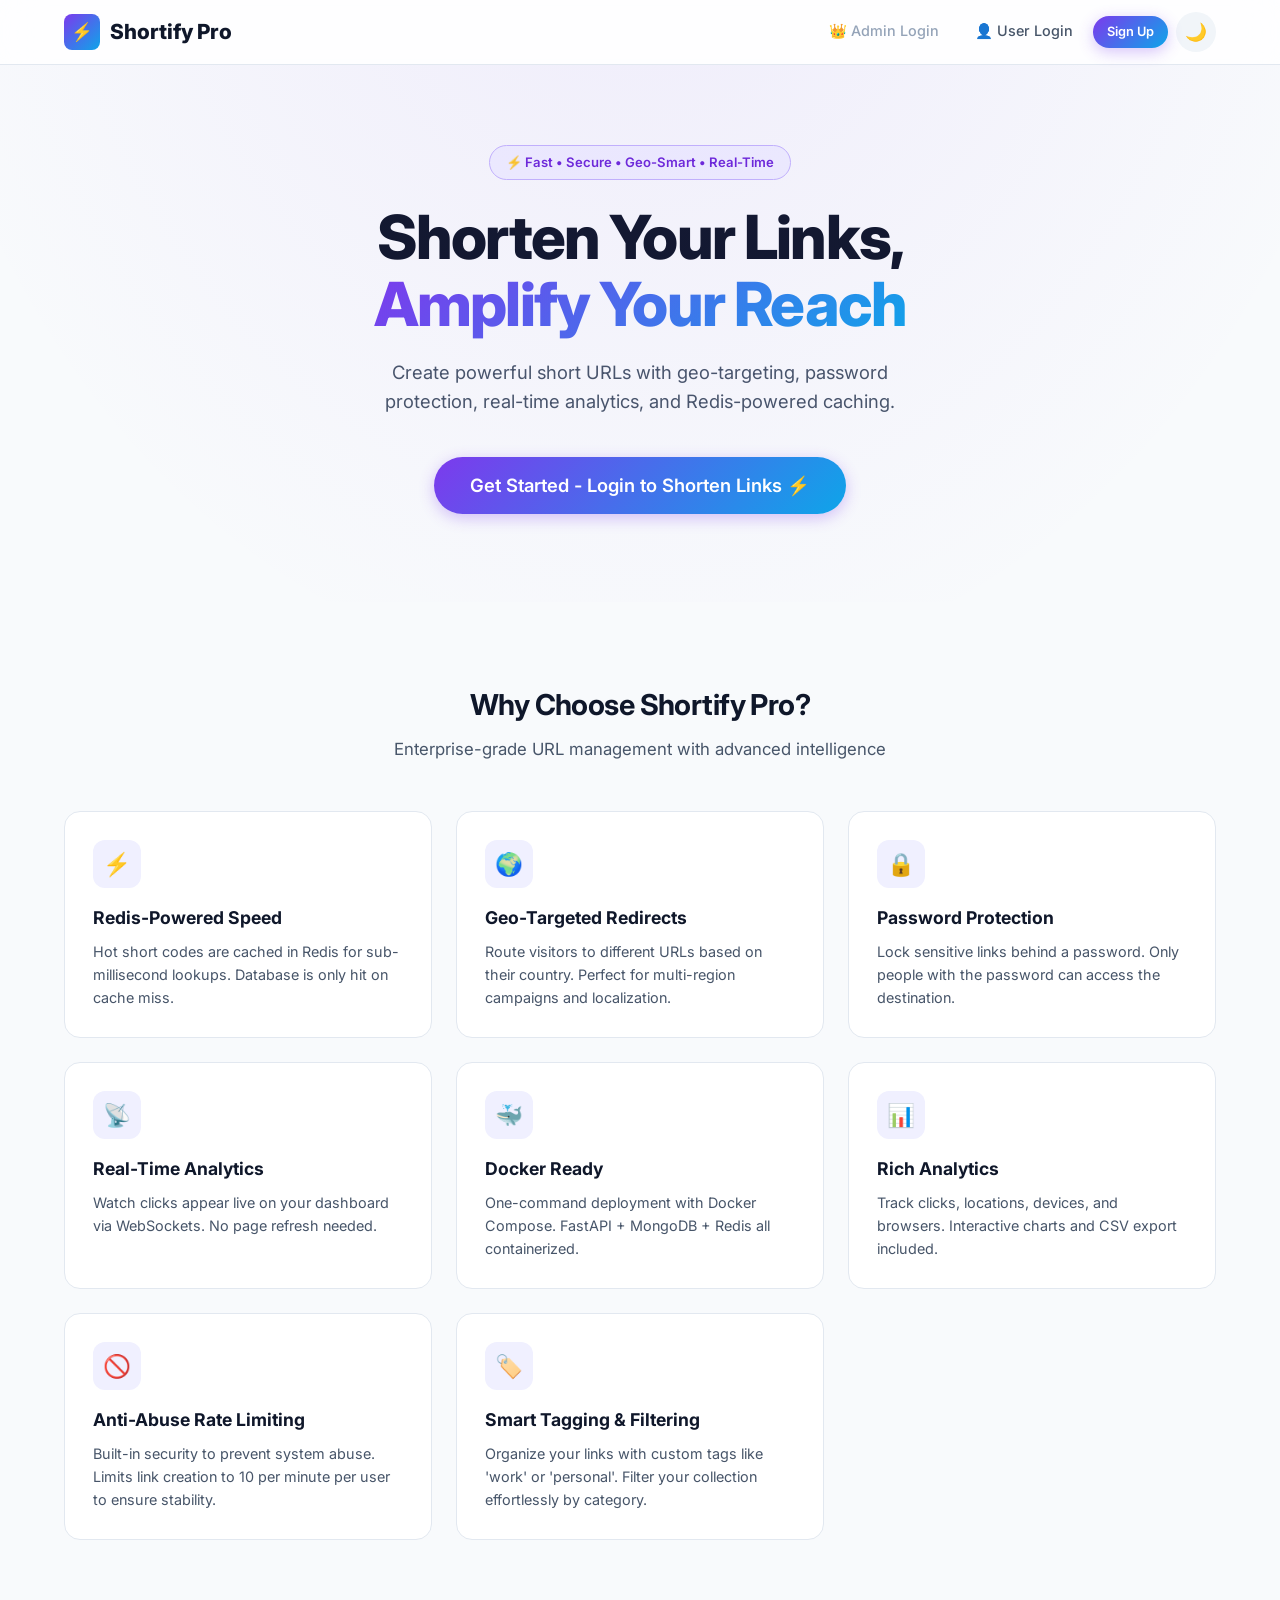
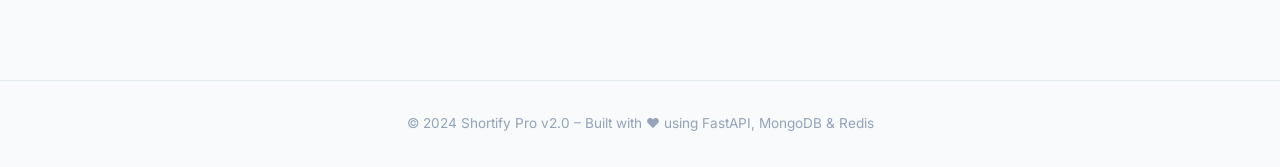
<file: templates/index.html>
<!DOCTYPE html>
<html lang="en">
<head>
    <meta charset="UTF-8">
    <meta name="viewport" content="width=device-width, initial-scale=1.0">
    <meta name="description" content="Shortify Pro – Cloud-based URL shortener with analytics, geo-targeting, password protection, and real-time WebSocket tracking.">
    <title>Shortify Pro – Smart URL Shortener with Analytics</title>
    <link rel="stylesheet" href="/static/css/style.css">
    <link rel="icon" href="data:image/svg+xml,<svg xmlns='http://www.w3.org/2000/svg' viewBox='0 0 32 32'><text y='28' font-size='28'>⚡</text></svg>">
</head>
<body>
    <!-- Navbar -->
    <nav class="navbar">
        <div class="container">
            <a href="/" class="navbar-brand">
                <div class="logo-icon">⚡</div>
                <span>Shortify Pro</span>
            </a>
            <div class="navbar-nav">
                <div id="authNav"></div>
                <button class="theme-toggle" id="themeToggle" onclick="toggleTheme()" title="Toggle theme">🌙</button>
            </div>
        </div>
    </nav>

    <!-- Hero -->
    <section class="hero">
        <div class="container">
            <div class="hero-badge">⚡ Fast • Secure • Geo-Smart • Real-Time</div>
            <h1>Shorten Your Links,<br><span class="gradient-text">Amplify Your Reach</span></h1>
            <p>Create powerful short URLs with geo-targeting, password protection, real-time analytics, and Redis-powered caching.</p>

            <!-- Action Call -->
            <div style="margin-top: 40px; margin-bottom: 20px;">
                <a href="/login" class="btn btn-primary" style="font-size: 1.15rem; padding: 14px 36px; display: inline-block;">Get Started - Login to Shorten Links ⚡</a>
            </div>
        </div>
    </section>

    <!-- Features -->
    <section class="features">
        <div class="container">
            <h2 class="section-title">Why Choose Shortify Pro?</h2>
            <p class="section-subtitle">Enterprise-grade URL management with advanced intelligence</p>

            <div class="features-grid">
                <div class="feature-card">
                    <div class="feature-icon">⚡</div>
                    <h3>Redis-Powered Speed</h3>
                    <p>Hot short codes are cached in Redis for sub-millisecond lookups. Database is only hit on cache miss.</p>
                </div>
                <div class="feature-card">
                    <div class="feature-icon">🌍</div>
                    <h3>Geo-Targeted Redirects</h3>
                    <p>Route visitors to different URLs based on their country. Perfect for multi-region campaigns and localization.</p>
                </div>
                <div class="feature-card">
                    <div class="feature-icon">🔒</div>
                    <h3>Password Protection</h3>
                    <p>Lock sensitive links behind a password. Only people with the password can access the destination.</p>
                </div>
                <div class="feature-card">
                    <div class="feature-icon">📡</div>
                    <h3>Real-Time Analytics</h3>
                    <p>Watch clicks appear live on your dashboard via WebSockets. No page refresh needed.</p>
                </div>
                <div class="feature-card">
                    <div class="feature-icon">🐳</div>
                    <h3>Docker Ready</h3>
                    <p>One-command deployment with Docker Compose. FastAPI + MongoDB + Redis all containerized.</p>
                </div>
                <div class="feature-card">
                    <div class="feature-icon">📊</div>
                    <h3>Rich Analytics</h3>
                    <p>Track clicks, locations, devices, and browsers. Interactive charts and CSV export included.</p>
                </div>
                <div class="feature-card">
                    <div class="feature-icon">🚫</div>
                    <h3>Anti-Abuse Rate Limiting</h3>
                    <p>Built-in security to prevent system abuse. Limits link creation to 10 per minute per user to ensure stability.</p>
                </div>
                <div class="feature-card">
                    <div class="feature-icon">🏷️</div>
                    <h3>Smart Tagging & Filtering</h3>
                    <p>Organize your links with custom tags like 'work' or 'personal'. Filter your collection effortlessly by category.</p>
                </div>
            </div>
        </div>
    </section>

    </div>

    <!-- Footer -->
    <footer class="footer">
        <div class="container">
            <p>© 2024 Shortify Pro v2.0 – Built with ❤️ using FastAPI, MongoDB & Redis</p>
        </div>
    </footer>

    <script src="/static/js/app.js"></script>
</body>
</html>
</file>
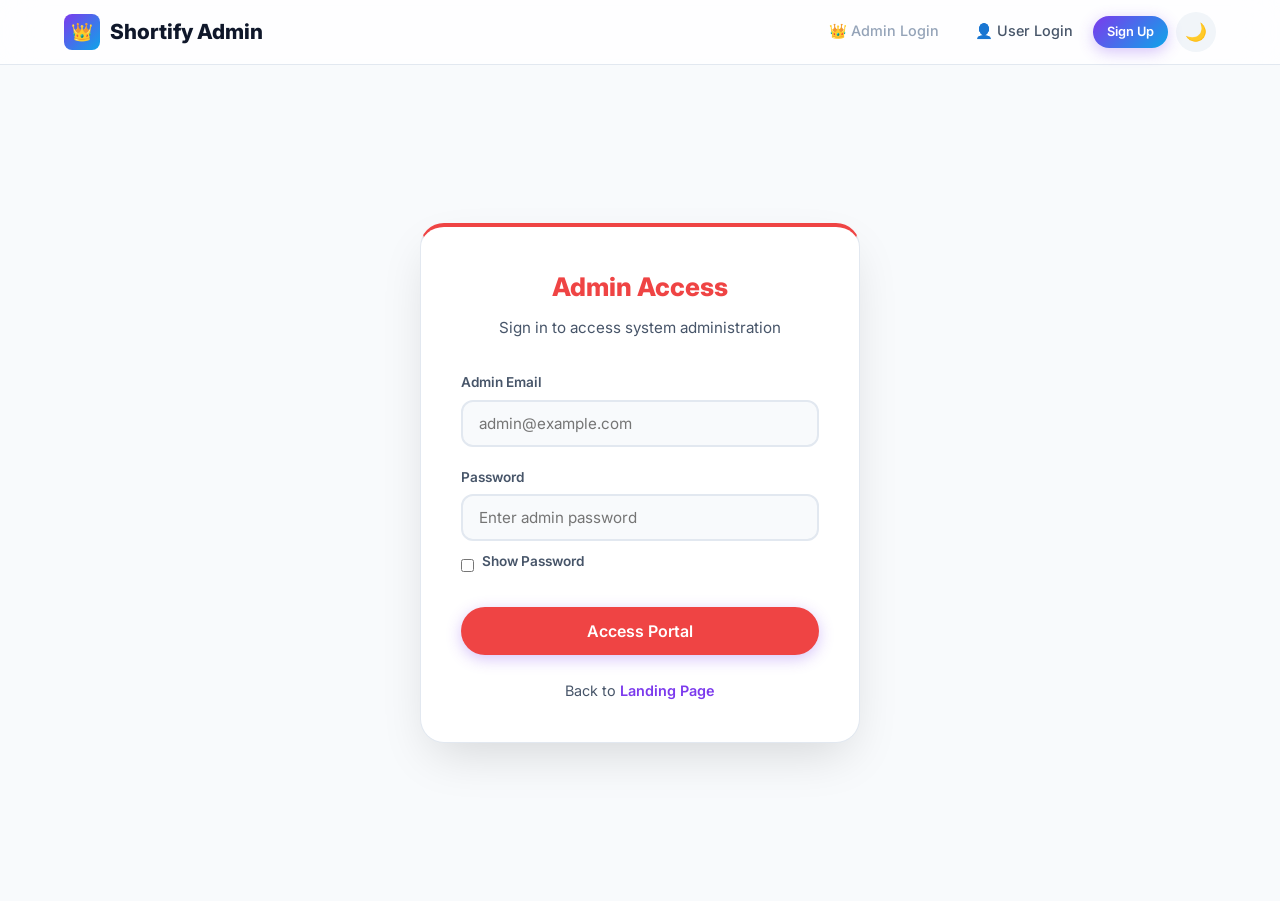
<file: templates/admin_login.html>
<!DOCTYPE html>
<html lang="en">
<head>
    <meta charset="UTF-8">
    <meta name="viewport" content="width=device-width, initial-scale=1.0">
    <meta name="description" content="Admin Login to Shortify Pro.">
    <title>Admin Login – Shortify Pro</title>
    <link rel="stylesheet" href="/static/css/style.css">
    <link rel="icon" href="data:image/svg+xml,<svg xmlns='http://www.w3.org/2000/svg' viewBox='0 0 32 32'><text y='28' font-size='28'>👑</text></svg>">
</head>
<body>
    <!-- Navbar -->
    <nav class="navbar">
        <div class="container">
            <a href="/" class="navbar-brand">
                <div class="logo-icon">👑</div>
                <span>Shortify Admin</span>
            </a>
            <div class="navbar-nav">
                <div id="authNav"></div>
                <button class="theme-toggle" id="themeToggle" onclick="toggleTheme()" title="Toggle theme">🌙</button>
            </div>
        </div>
    </nav>

    <!-- Login Form -->
    <div class="auth-page">
        <div class="auth-card" style="border-top: 4px solid var(--danger);">
            <h2 style="color:var(--danger);">Admin Access</h2>
            <p class="auth-subtitle">Sign in to access system administration</p>

            <form onsubmit="handleAdminLogin(event)">
                <div class="form-group">
                    <label for="loginEmail">Admin Email</label>
                    <input type="email" id="loginEmail" placeholder="admin@example.com" required>
                </div>
                <div class="form-group">
                    <label for="loginPassword">Password</label>
                    <input type="password" id="loginPassword" placeholder="Enter admin password" required minlength="6">
                    <div style="margin-top: 10px; display: flex; align-items: center; gap: 8px;">
                        <input type="checkbox" id="showAdminPassword" onclick="togglePasswordVisibility('loginPassword')" style="width: auto; cursor: pointer;">
                        <label for="showAdminPassword" style="font-size: 0.85rem; cursor: pointer; color: var(--text-secondary);">Show Password</label>
                    </div>
                </div>
                <button type="submit" class="btn btn-primary" style="background:var(--danger);">
                    <span class="btn-text">Access Portal</span>
                    <div class="spinner"></div>
                </button>
            </form>

            <div class="auth-footer">
                Back to <a href="/">Landing Page</a>
            </div>
        </div>
    </div>

    <script src="/static/js/app.js"></script>
    <script>
        // Set a flag so app.js knows this is the admin portal
        window.isAdminPortal = true;
    </script>
</body>
</html>
</file>
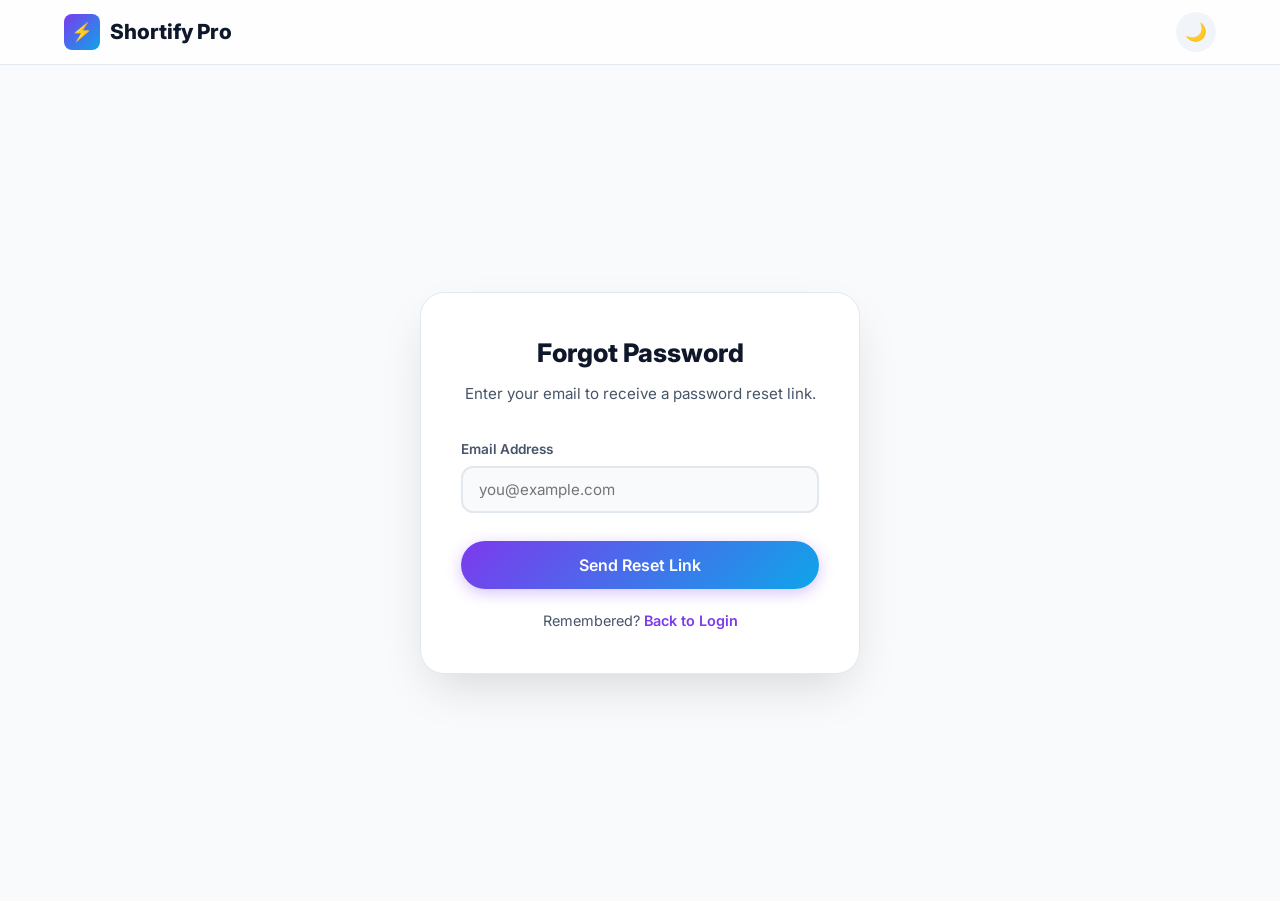
<file: templates/forgot_password.html>
<!DOCTYPE html>
<html lang="en">
<head>
    <meta charset="UTF-8">
    <meta name="viewport" content="width=device-width, initial-scale=1.0">
    <meta name="description" content="Forgot Password - Shortify Pro">
    <title>Forgot Password – Shortify Pro</title>
    <link rel="stylesheet" href="/static/css/style.css">
    <link rel="icon" href="data:image/svg+xml,<svg xmlns='http://www.w3.org/2000/svg' viewBox='0 0 32 32'><text y='28' font-size='28'>⚡</text></svg>">
</head>
<body>
    <!-- Navbar -->
    <nav class="navbar">
        <div class="container">
            <a href="/" class="navbar-brand">
                <div class="logo-icon">⚡</div>
                <span>Shortify Pro</span>
            </a>
            <div class="navbar-nav">
                <button class="theme-toggle" id="themeToggle" onclick="toggleTheme()" title="Toggle theme">🌙</button>
            </div>
        </div>
    </nav>

    <!-- Forgot Password Form -->
    <div class="auth-page">
        <div class="auth-card">
            <h2>Forgot Password</h2>
            <p class="auth-subtitle">Enter your email to receive a password reset link.</p>

            <form onsubmit="handleForgotPassword(event)">
                <div class="form-group">
                    <label for="forgotEmail">Email Address</label>
                    <input type="email" id="forgotEmail" placeholder="you@example.com" required>
                </div>
                <button type="submit" class="btn btn-primary" id="forgotBtn" style="width: 100%;">
                    <span class="btn-text">Send Reset Link</span>
                    <div class="spinner"></div>
                </button>
            </form>
            
            <div id="successMessage" style="display:none; margin-top: 20px; padding: 16px; border-radius: 12px; background: rgba(16, 185, 129, 0.1); border: 1px solid rgba(16, 185, 129, 0.2); text-align: center;">
                <div style="font-size: 2rem; margin-bottom: 10px;">✉️</div>
                <h4 style="color: var(--success); margin-bottom: 8px;">Check Your Email</h4>
                <p style="font-size: 0.9rem; color: var(--text-secondary);">If that email is registered, we've sent a secure reset link to your inbox.</p>
            </div>

            <!-- Fallback when SMTP is not configured -->
            <div id="fallbackLink" style="display:none; margin-top: 20px; padding: 16px; border-radius: 12px; background: rgba(245, 158, 11, 0.08); border: 1px solid rgba(245, 158, 11, 0.2); text-align: center;">
                <div style="font-size: 2rem; margin-bottom: 10px;">🔗</div>
                <h4 style="color: var(--warning); margin-bottom: 8px;">Reset Link Generated</h4>
                <p style="font-size: 0.85rem; color: var(--text-secondary); margin-bottom: 12px;">Email sending is not configured yet. Use this direct link to reset your password:</p>
                <a id="fallbackResetLink" href="#" class="btn btn-primary" style="font-size: 0.9rem; padding: 10px 24px;">Click Here to Reset Password</a>
            </div>

            <div class="auth-footer" style="margin-top:20px;">
                Remembered? <a href="/login">Back to Login</a>
            </div>
        </div>
    </div>

    <script src="/static/js/app.js"></script>
    <script>
        async function handleForgotPassword(e) {
            e.preventDefault();
            const btn = document.getElementById('forgotBtn');
            const form = e.target;
            setLoading(btn, true);

            const email = document.getElementById('forgotEmail').value.trim();

            try {
                const res = await apiPost('/api/auth/forgot-password', { email });
                
                // Hide form
                form.style.display = 'none';
                document.querySelector('.auth-subtitle').style.display = 'none';
                
                if (res.email_sent) {
                    // Email was sent successfully — show "Check your email"
                    document.getElementById('successMessage').style.display = 'block';
                    showToast('Reset link sent to your email!', 'success');
                } else if (res.demo_link) {
                    // SMTP not configured — show a clickable fallback link
                    const fallback = document.getElementById('fallbackLink');
                    const fallbackBtn = document.getElementById('fallbackResetLink');
                    fallbackBtn.href = res.demo_link;
                    fallback.style.display = 'block';
                    showToast('Email not configured. Use the link below.', 'info');
                } else {
                    // No user found (or generic success for security)
                    document.getElementById('successMessage').style.display = 'block';
                    showToast(res.message, 'success');
                }
            } catch (err) {
                showToast(err.message, 'error');
            } finally {
                setLoading(btn, false);
            }
        }
    </script>
</body>
</html>
</file>
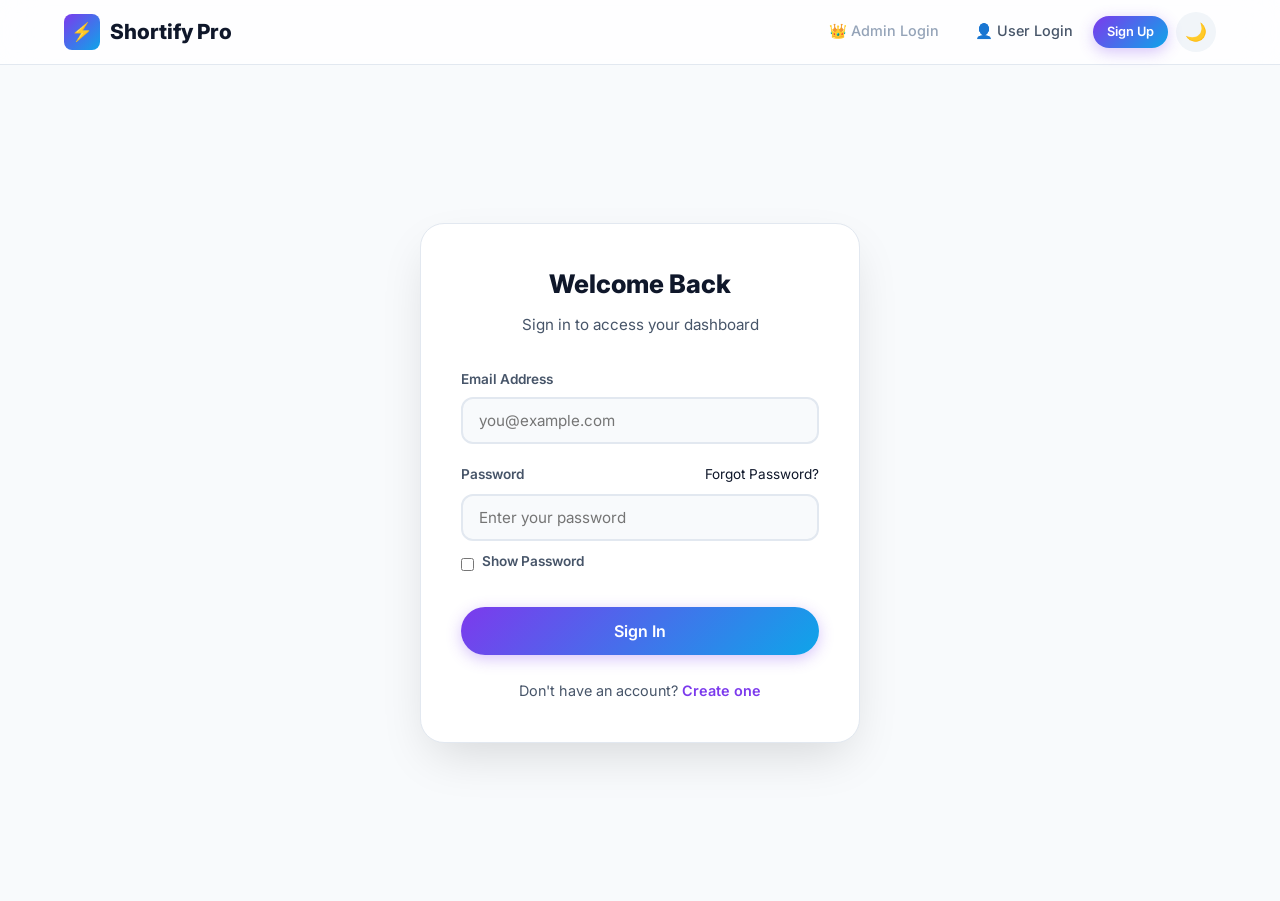
<file: templates/login.html>
<!DOCTYPE html>
<html lang="en">
<head>
    <meta charset="UTF-8">
    <meta name="viewport" content="width=device-width, initial-scale=1.0">
    <meta name="description" content="Login to Shortify Pro to manage your shortened URLs and view analytics.">
    <title>Login – Shortify Pro</title>
    <link rel="stylesheet" href="/static/css/style.css">
    <link rel="icon" href="data:image/svg+xml,<svg xmlns='http://www.w3.org/2000/svg' viewBox='0 0 32 32'><text y='28' font-size='28'>⚡</text></svg>">
</head>
<body>
    <!-- Navbar -->
    <nav class="navbar">
        <div class="container">
            <a href="/" class="navbar-brand">
                <div class="logo-icon">⚡</div>
                <span>Shortify Pro</span>
            </a>
            <div class="navbar-nav">
                <div id="authNav"></div>
                <button class="theme-toggle" id="themeToggle" onclick="toggleTheme()" title="Toggle theme">🌙</button>
            </div>
        </div>
    </nav>

    <!-- Login Form -->
    <div class="auth-page">
        <div class="auth-card">
            <h2>Welcome Back</h2>
            <p class="auth-subtitle">Sign in to access your dashboard</p>

            <form onsubmit="handleLogin(event)">
                <div class="form-group">
                    <label for="loginEmail">Email Address</label>
                    <input type="email" id="loginEmail" placeholder="you@example.com" required>
                </div>
                <div class="form-group">
                    <div style="display:flex; justify-content:space-between; align-items:center;">
                        <label for="loginPassword" style="margin-bottom:0;">Password</label>
                        <a href="/forgot-password" style="font-size:0.85rem; color:var(--primary);">Forgot Password?</a>
                    </div>
                    <input type="password" id="loginPassword" placeholder="Enter your password" required minlength="6" style="margin-top:8px;">
                    <div style="margin-top: 10px; display: flex; align-items: center; gap: 8px;">
                        <input type="checkbox" id="showPassword" onclick="togglePasswordVisibility('loginPassword')" style="width: auto; cursor: pointer;">
                        <label for="showPassword" style="font-size: 0.85rem; cursor: pointer; color: var(--text-secondary);">Show Password</label>
                    </div>
                </div>
                <button type="submit" class="btn btn-primary">
                    <span class="btn-text">Sign In</span>
                    <div class="spinner"></div>
                </button>

            </form>

            <div class="auth-footer">
                Don't have an account? <a href="/register">Create one</a>
            </div>
        </div>
    </div>

    <script src="/static/js/app.js"></script>
</body>
</html>
</file>
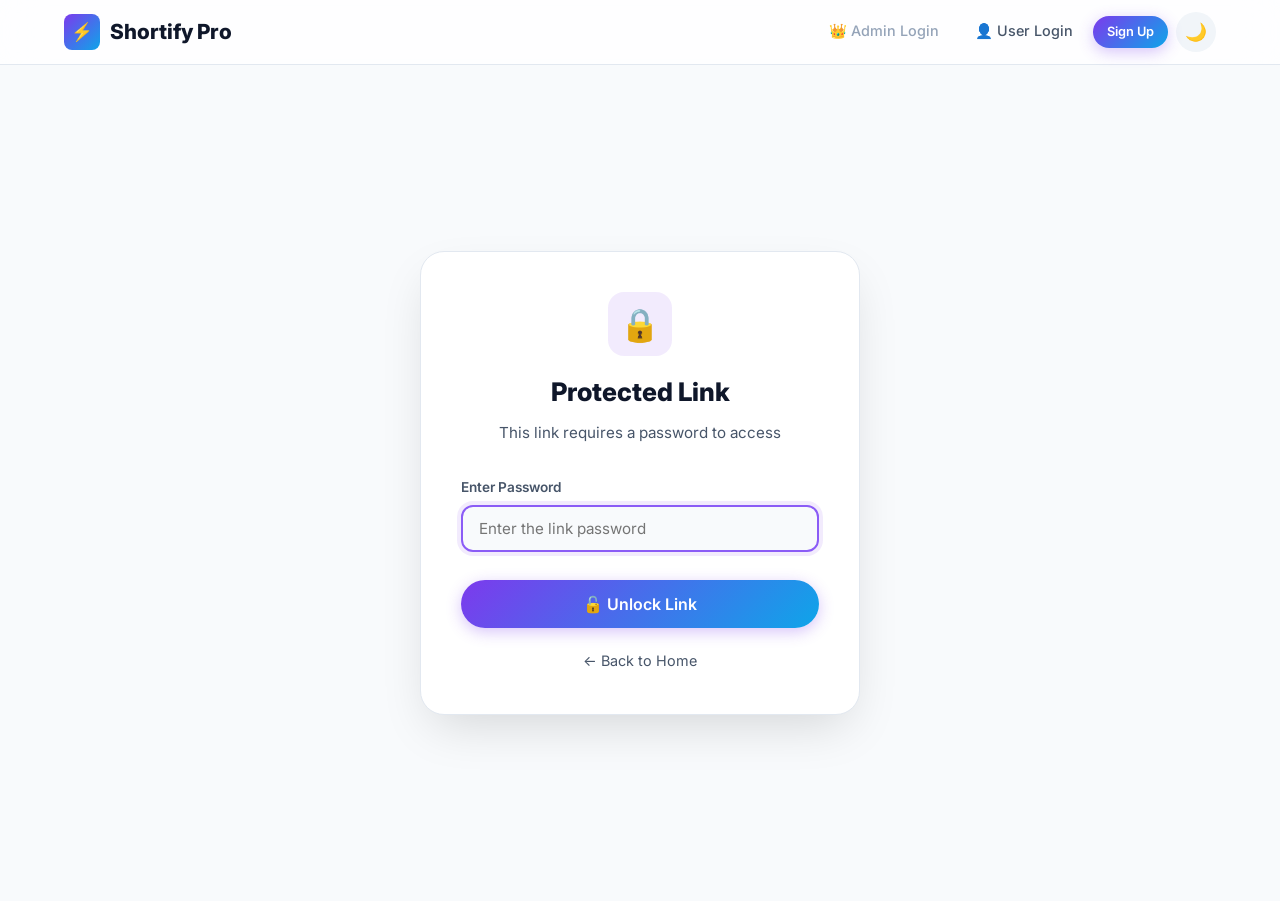
<file: templates/password.html>
<!DOCTYPE html>
<html lang="en">
<head>
    <meta charset="UTF-8">
    <meta name="viewport" content="width=device-width, initial-scale=1.0">
    <title>Protected Link – Shortify Pro</title>
    <link rel="stylesheet" href="/static/css/style.css">
    <link rel="icon" href="data:image/svg+xml,<svg xmlns='http://www.w3.org/2000/svg' viewBox='0 0 32 32'><text y='28' font-size='28'>⚡</text></svg>">
</head>
<body>
    <!-- Navbar -->
    <nav class="navbar">
        <div class="container">
            <a href="/" class="navbar-brand">
                <div class="logo-icon">⚡</div>
                <span>Shortify Pro</span>
            </a>
            <div class="navbar-nav">
                <div id="authNav"></div>
                <button class="theme-toggle" id="themeToggle" onclick="toggleTheme()" title="Toggle theme">🌙</button>
            </div>
        </div>
    </nav>

    <!-- Password Form -->
    <div class="auth-page">
        <div class="auth-card">
            <div style="text-align:center; margin-bottom:24px;">
                <div style="width:64px;height:64px;background:rgba(124,58,237,0.1);border-radius:16px;display:flex;align-items:center;justify-content:center;font-size:2rem;margin:0 auto 16px;">🔒</div>
                <h2>Protected Link</h2>
                <p class="auth-subtitle">This link requires a password to access</p>
            </div>

            <form id="passwordForm" onsubmit="handlePasswordSubmit(event)">
                <div class="form-group">
                    <label for="linkPassword">Enter Password</label>
                    <input type="password" id="linkPassword" placeholder="Enter the link password" required autofocus>
                </div>
                <button type="submit" class="btn btn-primary" id="verifyBtn">
                    <span class="btn-text">🔓 Unlock Link</span>
                    <div class="spinner"></div>
                </button>
            </form>

            <div style="text-align:center; margin-top:20px;">
                <a href="/" style="font-size:0.9rem; color:var(--text-secondary);">← Back to Home</a>
            </div>
        </div>
    </div>

    <script src="/static/js/app.js"></script>
    <script>
        const shortCode = '{{ short_code }}';

        async function handlePasswordSubmit(e) {
            e.preventDefault();
            const btn = document.getElementById('verifyBtn');
            setLoading(btn, true);

            const password = document.getElementById('linkPassword').value;

            try {
                const res = await fetch(`/api/verify-password/${shortCode}`, {
                    method: 'POST',
                    headers: { 'Content-Type': 'application/json' },
                    body: JSON.stringify({ password }),
                });

                const data = await res.json();

                if (!res.ok) {
                    showToast(data.detail || 'Wrong password', 'error');
                    return;
                }

                showToast('Access granted! Redirecting...', 'success');
                setTimeout(() => {
                    window.location.href = data.original_url;
                }, 500);
            } catch (err) {
                showToast('Failed to verify password', 'error');
            } finally {
                setLoading(btn, false);
            }
        }
    </script>
</body>
</html>
</file>
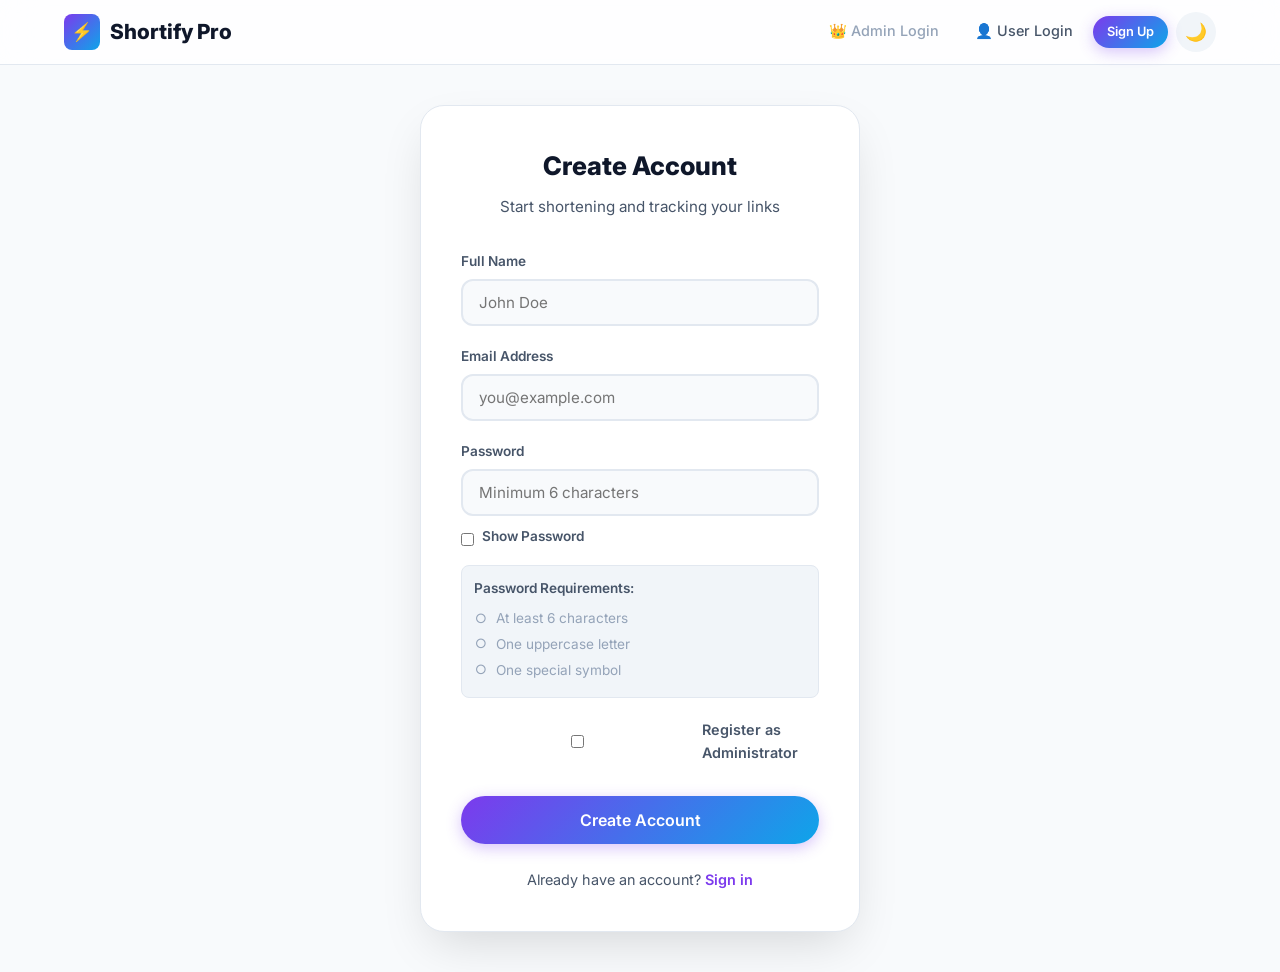
<file: templates/register.html>
<!DOCTYPE html>
<html lang="en">
<head>
    <meta charset="UTF-8">
    <meta name="viewport" content="width=device-width, initial-scale=1.0">
    <meta name="description" content="Create your Shortify Pro account to start shortening URLs and tracking analytics.">
    <title>Register – Shortify Pro</title>
    <link rel="stylesheet" href="/static/css/style.css">
    <link rel="icon" href="data:image/svg+xml,<svg xmlns='http://www.w3.org/2000/svg' viewBox='0 0 32 32'><text y='28' font-size='28'>⚡</text></svg>">
</head>
<body>
    <!-- Navbar -->
    <nav class="navbar">
        <div class="container">
            <a href="/" class="navbar-brand">
                <div class="logo-icon">⚡</div>
                <span>Shortify Pro</span>
            </a>
            <div class="navbar-nav">
                <div id="authNav"></div>
                <button class="theme-toggle" id="themeToggle" onclick="toggleTheme()" title="Toggle theme">🌙</button>
            </div>
        </div>
    </nav>

    <!-- Register Form -->
    <div class="auth-page">
        <div class="auth-card">
            <h2>Create Account</h2>
            <p class="auth-subtitle">Start shortening and tracking your links</p>

            <form onsubmit="handleRegister(event)">
                <div class="form-group">
                    <label for="regName">Full Name</label>
                    <input type="text" id="regName" placeholder="John Doe" required minlength="2">
                </div>
                <div class="form-group">
                    <label for="regEmail">Email Address</label>
                    <input type="email" id="regEmail" placeholder="you@example.com" required>
                </div>
                <div class="form-group">
                    <label for="regPassword">Password</label>
                    <input type="password" id="regPassword" placeholder="Minimum 6 characters" required minlength="6">
                    <div style="margin-top: 10px; display: flex; align-items: center; gap: 8px;">
                        <input type="checkbox" id="showRegPassword" onclick="togglePasswordVisibility('regPassword')" style="width: auto; cursor: pointer;">
                        <label for="showRegPassword" style="font-size: 0.85rem; cursor: pointer; color: var(--text-secondary);">Show Password</label>
                    </div>
                    <div class="password-rules">
                        <div class="password-rules-title">Password Requirements:</div>
                        <div id="rule-length" class="rule-item invalid"><i></i> At least 6 characters</div>
                        <div id="rule-upper" class="rule-item invalid"><i></i> One uppercase letter</div>
                        <div id="rule-symbol" class="rule-item invalid"><i></i> One special symbol</div>
                    </div>
                </div>
                
                <div class="form-group" style="margin-top: 10px;">
                    <label style="display: flex; align-items: center; gap: 8px; font-size: 0.9rem; cursor: pointer; color: var(--text-secondary);">
                        <input type="checkbox" id="regIsAdminToggle" onchange="document.getElementById('adminSecretGroup').style.display = this.checked ? 'block' : 'none'">
                        Register as Administrator
                    </label>
                </div>

                <div class="form-group" id="adminSecretGroup" style="display: none; margin-top: 10px;">
                    <label for="regAdminSecret" style="color: var(--danger);">Admin Secret Code</label>
                    <input type="password" id="regAdminSecret" placeholder="Enter secret code to register as admin">
                </div>
                
                <button type="submit" class="btn btn-primary" style="margin-top: 12px;">
                    <span class="btn-text">Create Account</span>
                    <div class="spinner"></div>
                </button>
            </form>

            <div class="auth-footer">
                Already have an account? <a href="/login">Sign in</a>
            </div>
        </div>
    </div>

    <script src="/static/js/app.js"></script>
</body>
</html>
</file>
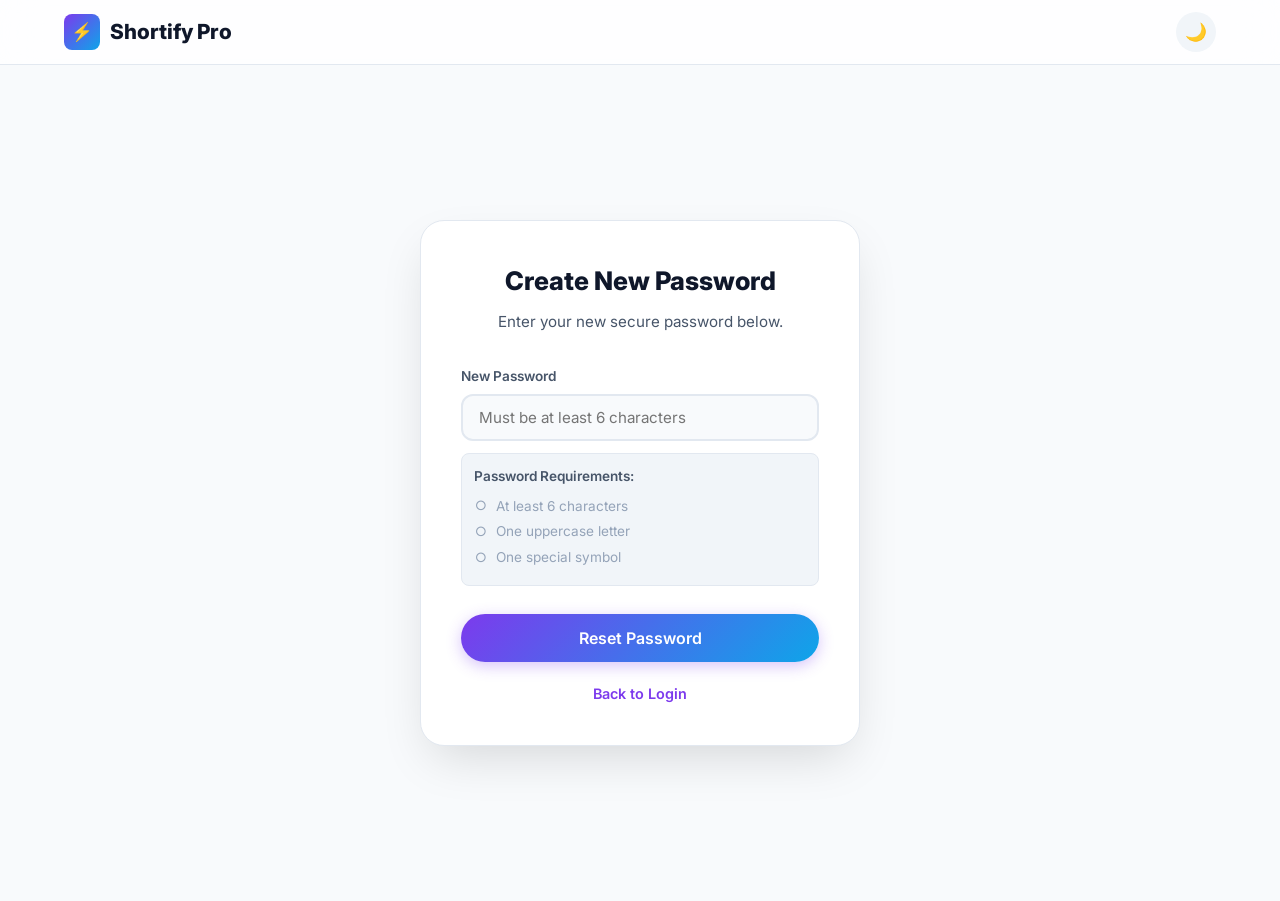
<file: templates/reset_password.html>
<!DOCTYPE html>
<html lang="en">
<head>
    <meta charset="UTF-8">
    <meta name="viewport" content="width=device-width, initial-scale=1.0">
    <meta name="description" content="Reset Password - Shortify Pro">
    <title>Reset Password – Shortify Pro</title>
    <link rel="stylesheet" href="/static/css/style.css">
    <link rel="icon" href="data:image/svg+xml,<svg xmlns='http://www.w3.org/2000/svg' viewBox='0 0 32 32'><text y='28' font-size='28'>⚡</text></svg>">
</head>
<body>
    <!-- Navbar -->
    <nav class="navbar">
        <div class="container">
            <a href="/" class="navbar-brand">
                <div class="logo-icon">⚡</div>
                <span>Shortify Pro</span>
            </a>
            <div class="navbar-nav">
                <button class="theme-toggle" id="themeToggle" onclick="toggleTheme()" title="Toggle theme">🌙</button>
            </div>
        </div>
    </nav>

    <!-- Reset Password Form -->
    <div class="auth-page">
        <div class="auth-card">
            <h2>Create New Password</h2>
            <p class="auth-subtitle">Enter your new secure password below.</p>

            <form onsubmit="handleResetPassword(event)">
                <div class="form-group">
                    <label for="newPassword">New Password</label>
                    <input type="password" id="newPassword" placeholder="Must be at least 6 characters" required minlength="6">
                    <div class="password-rules">
                        <div class="password-rules-title">Password Requirements:</div>
                        <div id="rule-length" class="rule-item invalid"><i></i> At least 6 characters</div>
                        <div id="rule-upper" class="rule-item invalid"><i></i> One uppercase letter</div>
                        <div id="rule-symbol" class="rule-item invalid"><i></i> One special symbol</div>
                    </div>
                </div>
                <button type="submit" class="btn btn-primary" id="resetBtn">
                    <span class="btn-text">Reset Password</span>
                    <div class="spinner"></div>
                </button>
            </form>
            
            <div class="auth-footer" style="margin-top:20px;">
                <a href="/login">Back to Login</a>
            </div>
        </div>
    </div>

    <script src="/static/js/app.js"></script>
    <script>
        async function handleResetPassword(e) {
            e.preventDefault();
            
            const params = new URLSearchParams(window.location.search);
            const token = params.get('token');
            if(!token) {
                showToast('Invalid or missing reset token', 'error');
                return;
            }

            const btn = document.getElementById('resetBtn');
            setLoading(btn, true);

            const new_password = document.getElementById('newPassword').value;

            try {
                const res = await apiPost('/api/auth/reset-password', { token, new_password });
                showToast(res.message, 'success');
                setTimeout(() => window.location.href = '/login', 2000);
            } catch (err) {
                showToast(err.message, 'error');
            } finally {
                setLoading(btn, false);
            }
        }
    </script>
</body>
</html>
</file>
<file: static/css/style.css>
/* ═══════════════════════════════════════════════
   Shortify Pro – Premium Design System
   ═══════════════════════════════════════════════ */

@import url('https://fonts.googleapis.com/css2?family=Inter:wght@300;400;500;600;700;800&family=JetBrains+Mono:wght@400;500&display=swap');

/* ─── CSS Variables (Light) ─── */
:root {
    --font-sans: 'Inter', -apple-system, BlinkMacSystemFont, 'Segoe UI', sans-serif;
    --font-mono: 'JetBrains Mono', 'Fira Code', monospace;

    /* Primary Palette */
    --primary-50: #f0f0ff;
    --primary-100: #e0e0ff;
    --primary-200: #c4b5fd;
    --primary-300: #a78bfa;
    --primary-400: #8b5cf6;
    --primary-500: #7c3aed;
    --primary-600: #6d28d9;
    --primary-700: #5b21b6;
    --primary-800: #4c1d95;
    --primary-900: #3b0764;

    /* Accent */
    --accent-400: #38bdf8;
    --accent-500: #0ea5e9;
    --accent-600: #0284c7;

    /* Success / Warning / Danger */
    --success: #10b981;
    --warning: #f59e0b;
    --danger: #ef4444;

    /* Surface Colors */
    --bg-primary: #f8fafc;
    --bg-secondary: #ffffff;
    --bg-tertiary: #f1f5f9;
    --bg-card: #ffffff;

    /* Text */
    --text-primary: #0f172a;
    --text-secondary: #475569;
    --text-tertiary: #94a3b8;
    --text-inverse: #ffffff;

    /* Borders */
    --border-light: #e2e8f0;
    --border-medium: #cbd5e1;

    /* Shadows */
    --shadow-sm: 0 1px 2px rgba(0,0,0,0.05);
    --shadow-md: 0 4px 6px -1px rgba(0,0,0,0.07), 0 2px 4px -2px rgba(0,0,0,0.05);
    --shadow-lg: 0 10px 25px -3px rgba(0,0,0,0.08), 0 4px 6px -4px rgba(0,0,0,0.04);
    --shadow-xl: 0 20px 50px -12px rgba(0,0,0,0.15);
    --shadow-glow: 0 0 40px rgba(124,58,237,0.15);

    /* Gradient */
    --gradient-primary: linear-gradient(135deg, #7c3aed 0%, #0ea5e9 100%);
    --gradient-bg: linear-gradient(135deg, #667eea 0%, #764ba2 100%);
    --gradient-card: linear-gradient(145deg, rgba(255,255,255,0.9), rgba(255,255,255,0.6));

    /* Radius */
    --radius-sm: 8px;
    --radius-md: 12px;
    --radius-lg: 16px;
    --radius-xl: 24px;
    --radius-full: 9999px;

    /* Transitions */
    --transition-fast: 150ms cubic-bezier(0.4, 0, 0.2, 1);
    --transition-normal: 250ms cubic-bezier(0.4, 0, 0.2, 1);
    --transition-slow: 400ms cubic-bezier(0.4, 0, 0.2, 1);
}

/* ─── Dark Mode ─── */
[data-theme="dark"] {
    --bg-primary: #0b0f1a;
    --bg-secondary: #111827;
    --bg-tertiary: #1e293b;
    --bg-card: #1e293b;
    --text-primary: #f1f5f9;
    --text-secondary: #94a3b8;
    --text-tertiary: #64748b;
    --border-light: #334155;
    --border-medium: #475569;
    --shadow-sm: 0 1px 2px rgba(0,0,0,0.3);
    --shadow-md: 0 4px 6px rgba(0,0,0,0.3);
    --shadow-lg: 0 10px 25px rgba(0,0,0,0.4);
    --shadow-xl: 0 20px 50px rgba(0,0,0,0.5);
    --shadow-glow: 0 0 40px rgba(124,58,237,0.25);
    --gradient-card: linear-gradient(145deg, rgba(30,41,59,0.9), rgba(30,41,59,0.6));
}

/* ─── Reset ─── */
*, *::before, *::after {
    margin: 0;
    padding: 0;
    box-sizing: border-box;
}

html {
    scroll-behavior: smooth;
    -webkit-font-smoothing: antialiased;
    -moz-osx-font-smoothing: grayscale;
}

body {
    font-family: var(--font-sans);
    background: var(--bg-primary);
    color: var(--text-primary);
    line-height: 1.6;
    min-height: 100vh;
    transition: background var(--transition-normal), color var(--transition-normal);
}

a {
    color: var(--primary-500);
    text-decoration: none;
    transition: color var(--transition-fast);
}
a:hover {
    color: var(--primary-600);
}

/* ─── Container ─── */
.container {
    max-width: 1200px;
    margin: 0 auto;
    padding: 0 24px;
}

/* ─── Navbar ─── */
.navbar {
    position: sticky;
    top: 0;
    z-index: 100;
    background: rgba(255,255,255,0.8);
    backdrop-filter: blur(20px) saturate(180%);
    border-bottom: 1px solid var(--border-light);
    padding: 0 24px;
    transition: background var(--transition-normal);
}
[data-theme="dark"] .navbar {
    background: rgba(11,15,26,0.85);
}

.navbar .container {
    display: flex;
    align-items: center;
    justify-content: space-between;
    height: 64px;
}

.navbar-brand {
    display: flex;
    align-items: center;
    gap: 10px;
    font-weight: 800;
    font-size: 1.3rem;
    color: var(--text-primary);
}

.navbar-brand .logo-icon {
    width: 36px;
    height: 36px;
    background: var(--gradient-primary);
    border-radius: var(--radius-sm);
    display: flex;
    align-items: center;
    justify-content: center;
    color: white;
    font-size: 1.1rem;
    font-weight: 700;
}

.navbar-nav {
    display: flex;
    align-items: center;
    gap: 8px;
}

.nav-link {
    padding: 8px 16px;
    border-radius: var(--radius-full);
    color: var(--text-secondary);
    font-weight: 500;
    font-size: 0.9rem;
    transition: all var(--transition-fast);
}
.nav-link:hover {
    background: var(--bg-tertiary);
    color: var(--text-primary);
}

.theme-toggle {
    width: 40px;
    height: 40px;
    border: none;
    background: var(--bg-tertiary);
    border-radius: var(--radius-full);
    cursor: pointer;
    display: flex;
    align-items: center;
    justify-content: center;
    font-size: 1.1rem;
    color: var(--text-secondary);
    transition: all var(--transition-fast);
}
.theme-toggle:hover {
    background: var(--primary-100);
    color: var(--primary-600);
    transform: rotate(15deg);
}
[data-theme="dark"] .theme-toggle:hover {
    background: var(--primary-800);
    color: var(--primary-300);
}

/* ─── Buttons ─── */
.btn {
    display: inline-flex;
    align-items: center;
    justify-content: center;
    gap: 8px;
    padding: 10px 24px;
    border: none;
    border-radius: var(--radius-full);
    font-family: var(--font-sans);
    font-weight: 600;
    font-size: 0.9rem;
    cursor: pointer;
    transition: all var(--transition-fast);
    white-space: nowrap;
    position: relative;
    overflow: hidden;
}
.btn::after {
    content: '';
    position: absolute;
    inset: 0;
    background: rgba(255,255,255,0.1);
    opacity: 0;
    transition: opacity var(--transition-fast);
}
.btn:hover::after {
    opacity: 1;
}

.btn-primary {
    background: var(--gradient-primary);
    color: white;
    box-shadow: 0 4px 15px rgba(124,58,237,0.3);
}
.btn-primary:hover {
    transform: translateY(-2px);
    box-shadow: 0 8px 25px rgba(124,58,237,0.4);
}

.btn-secondary {
    background: var(--bg-tertiary);
    color: var(--text-primary);
    border: 1px solid var(--border-light);
}
.btn-secondary:hover {
    background: var(--border-light);
    transform: translateY(-1px);
}

.btn-danger {
    background: var(--danger);
    color: white;
}
.btn-danger:hover {
    background: #dc2626;
    transform: translateY(-1px);
}

.btn-sm {
    padding: 6px 14px;
    font-size: 0.8rem;
}

.btn-icon {
    width: 36px;
    height: 36px;
    padding: 0;
    border-radius: var(--radius-full);
}

/* ─── Hero Section ─── */
.hero {
    padding: 80px 0 60px;
    text-align: center;
    position: relative;
    overflow: hidden;
}

.hero::before {
    content: '';
    position: absolute;
    top: -50%;
    left: -20%;
    width: 140%;
    height: 200%;
    background: radial-gradient(ellipse at 50% 0%, rgba(124,58,237,0.08) 0%, transparent 60%);
    pointer-events: none;
}

.hero-badge {
    display: inline-flex;
    align-items: center;
    gap: 8px;
    padding: 6px 16px;
    background: var(--primary-50);
    color: var(--primary-600);
    border-radius: var(--radius-full);
    font-size: 0.82rem;
    font-weight: 600;
    margin-bottom: 24px;
    border: 1px solid var(--primary-200);
    animation: fadeInDown 0.6s ease-out;
}
[data-theme="dark"] .hero-badge {
    background: rgba(124,58,237,0.15);
    border-color: rgba(124,58,237,0.3);
    color: var(--primary-300);
}

.hero h1 {
    font-size: clamp(2.2rem, 5vw, 3.8rem);
    font-weight: 800;
    line-height: 1.1;
    margin-bottom: 20px;
    letter-spacing: -0.03em;
    animation: fadeInUp 0.7s ease-out;
}

.hero h1 .gradient-text {
    background: var(--gradient-primary);
    -webkit-background-clip: text;
    -webkit-text-fill-color: transparent;
    background-clip: text;
}

.hero p {
    font-size: 1.15rem;
    color: var(--text-secondary);
    max-width: 560px;
    margin: 0 auto 40px;
    animation: fadeInUp 0.8s ease-out;
}

/* ─── URL Input Card ─── */
.url-input-card {
    max-width: 680px;
    margin: 0 auto;
    padding: 32px;
    background: var(--bg-card);
    border: 1px solid var(--border-light);
    border-radius: var(--radius-xl);
    box-shadow: var(--shadow-lg);
    animation: fadeInUp 0.9s ease-out;
    position: relative;
}
.url-input-card::before {
    content: '';
    position: absolute;
    inset: -1px;
    border-radius: var(--radius-xl);
    padding: 1px;
    background: var(--gradient-primary);
    -webkit-mask: linear-gradient(#fff 0 0) content-box, linear-gradient(#fff 0 0);
    -webkit-mask-composite: xor;
    mask-composite: exclude;
    opacity: 0;
    transition: opacity var(--transition-normal);
    pointer-events: none;
}
.url-input-card:hover::before {
    opacity: 0.5;
}

.input-group {
    display: flex;
    gap: 12px;
    margin-bottom: 16px;
}

.input-wrapper {
    flex: 1;
    position: relative;
}

.input-wrapper input {
    width: 100%;
    padding: 14px 18px 14px 46px;
    border: 2px solid var(--border-light);
    border-radius: var(--radius-md);
    font-family: var(--font-sans);
    font-size: 0.95rem;
    color: var(--text-primary);
    background: var(--bg-primary);
    transition: all var(--transition-fast);
    outline: none;
}
.input-wrapper input:focus {
    border-color: var(--primary-400);
    box-shadow: 0 0 0 4px rgba(124,58,237,0.1);
}
.input-wrapper input::placeholder {
    color: var(--text-tertiary);
}

.input-wrapper .input-icon {
    position: absolute;
    left: 16px;
    top: 50%;
    transform: translateY(-50%);
    color: var(--text-tertiary);
    font-size: 1rem;
}

.options-row {
    display: flex;
    gap: 12px;
    flex-wrap: wrap;
}
.options-row .input-wrapper {
    flex: 1;
    min-width: 150px;
}
.options-row input {
    padding: 10px 14px;
    font-size: 0.85rem;
}

/* ─── Result Card ─── */
.result-card {
    display: none;
    margin-top: 24px;
    padding: 24px;
    background: var(--bg-tertiary);
    border-radius: var(--radius-lg);
    border: 1px solid var(--border-light);
    animation: slideUp 0.4s ease-out;
}
.result-card.visible {
    display: block;
}

.result-url {
    display: flex;
    align-items: center;
    gap: 12px;
    padding: 12px 16px;
    background: var(--bg-secondary);
    border-radius: var(--radius-md);
    border: 1px solid var(--border-light);
    margin-bottom: 16px;
}

.result-url .short-url {
    flex: 1;
    font-family: var(--font-mono);
    font-size: 1rem;
    font-weight: 500;
    color: var(--primary-500);
    word-break: break-all;
}

.result-actions {
    display: flex;
    gap: 8px;
    flex-wrap: wrap;
}

.copy-btn {
    padding: 8px 20px;
    background: var(--primary-500);
    color: white;
    border: none;
    border-radius: var(--radius-full);
    font-weight: 600;
    font-size: 0.85rem;
    cursor: pointer;
    transition: all var(--transition-fast);
}
.copy-btn:hover {
    background: var(--primary-600);
    transform: translateY(-1px);
}
.copy-btn.copied {
    background: var(--success);
}

.qr-section {
    text-align: center;
    margin-top: 20px;
}

.qr-section img {
    width: 150px;
    height: 150px;
    border-radius: var(--radius-md);
    border: 2px solid var(--border-light);
    background: white;
}

/* ─── Features Grid ─── */
.features {
    padding: 80px 0;
}

.section-title {
    text-align: center;
    font-size: 1.8rem;
    font-weight: 700;
    margin-bottom: 8px;
    letter-spacing: -0.02em;
}

.section-subtitle {
    text-align: center;
    color: var(--text-secondary);
    margin-bottom: 48px;
    font-size: 1.05rem;
}

.features-grid {
    display: grid;
    grid-template-columns: repeat(auto-fit, minmax(280px, 1fr));
    gap: 24px;
}

.feature-card {
    padding: 28px;
    background: var(--bg-card);
    border: 1px solid var(--border-light);
    border-radius: var(--radius-lg);
    transition: all var(--transition-normal);
    position: relative;
    overflow: hidden;
}
.feature-card::after {
    content: '';
    position: absolute;
    top: 0;
    left: 0;
    right: 0;
    height: 3px;
    background: var(--gradient-primary);
    opacity: 0;
    transition: opacity var(--transition-normal);
}
.feature-card:hover {
    transform: translateY(-4px);
    box-shadow: var(--shadow-lg);
}
.feature-card:hover::after {
    opacity: 1;
}

.feature-icon {
    width: 48px;
    height: 48px;
    background: var(--primary-50);
    border-radius: var(--radius-md);
    display: flex;
    align-items: center;
    justify-content: center;
    font-size: 1.4rem;
    margin-bottom: 16px;
}
[data-theme="dark"] .feature-icon {
    background: rgba(124,58,237,0.15);
}

.feature-card h3 {
    font-size: 1.1rem;
    font-weight: 700;
    margin-bottom: 8px;
}

.feature-card p {
    color: var(--text-secondary);
    font-size: 0.9rem;
    line-height: 1.6;
}

/* ─── Dashboard ─── */
.dashboard-layout {
    display: grid;
    grid-template-columns: 1fr;
    gap: 24px;
    padding: 32px 0;
}

.stats-row {
    display: grid;
    grid-template-columns: repeat(auto-fit, minmax(220px, 1fr));
    gap: 16px;
}

.stat-card {
    padding: 24px;
    background: var(--bg-card);
    border: 1px solid var(--border-light);
    border-radius: var(--radius-lg);
    display: flex;
    align-items: center;
    gap: 16px;
    transition: all var(--transition-fast);
}
.stat-card:hover {
    transform: translateY(-2px);
    box-shadow: var(--shadow-md);
}

.stat-icon {
    width: 52px;
    height: 52px;
    border-radius: var(--radius-md);
    display: flex;
    align-items: center;
    justify-content: center;
    font-size: 1.4rem;
}
.stat-icon.purple { background: rgba(124,58,237,0.1); color: var(--primary-500); }
.stat-icon.blue   { background: rgba(14,165,233,0.1); color: var(--accent-500); }
.stat-icon.green  { background: rgba(16,185,129,0.1); color: var(--success); }
.stat-icon.orange { background: rgba(245,158,11,0.1); color: var(--warning); }

.stat-info .stat-value {
    font-size: 1.6rem;
    font-weight: 800;
    line-height: 1.2;
}

.stat-info .stat-label {
    font-size: 0.82rem;
    color: var(--text-secondary);
    font-weight: 500;
}

/* ─── Charts ─── */
.chart-card {
    padding: 24px;
    background: var(--bg-card);
    border: 1px solid var(--border-light);
    border-radius: var(--radius-lg);
}

.chart-header {
    display: flex;
    align-items: center;
    justify-content: space-between;
    margin-bottom: 20px;
}

.chart-title {
    font-size: 1.05rem;
    font-weight: 700;
}

.charts-grid {
    display: grid;
    grid-template-columns: repeat(auto-fit, minmax(340px, 1fr));
    gap: 24px;
}

/* ─── URL Table ─── */
.url-table-card {
    background: var(--bg-card);
    border: 1px solid var(--border-light);
    border-radius: var(--radius-lg);
    overflow: hidden;
}

.table-header {
    display: flex;
    align-items: center;
    justify-content: space-between;
    padding: 20px 24px;
    border-bottom: 1px solid var(--border-light);
}

.table-title {
    font-size: 1.1rem;
    font-weight: 700;
}

.url-table {
    width: 100%;
    border-collapse: collapse;
}

.url-table th {
    padding: 12px 24px;
    text-align: left;
    font-size: 0.78rem;
    font-weight: 600;
    text-transform: uppercase;
    letter-spacing: 0.05em;
    color: var(--text-tertiary);
    background: var(--bg-tertiary);
    border-bottom: 1px solid var(--border-light);
}

.url-table td {
    padding: 14px 24px;
    font-size: 0.9rem;
    border-bottom: 1px solid var(--border-light);
    vertical-align: middle;
}

.url-table tr:last-child td {
    border-bottom: none;
}

.url-table tr:hover td {
    background: var(--bg-tertiary);
}

.url-original {
    max-width: 250px;
    overflow: hidden;
    text-overflow: ellipsis;
    white-space: nowrap;
    color: var(--text-secondary);
    font-size: 0.85rem;
}

.url-short {
    font-family: var(--font-mono);
    font-size: 0.85rem;
    color: var(--primary-500);
    font-weight: 500;
}

.url-clicks {
    font-weight: 700;
    color: var(--text-primary);
}

.url-date {
    font-size: 0.82rem;
    color: var(--text-tertiary);
}

.table-actions {
    display: flex;
    gap: 6px;
}

.table-actions button {
    width: 32px;
    height: 32px;
    border: 1px solid var(--border-light);
    background: var(--bg-secondary);
    border-radius: var(--radius-sm);
    cursor: pointer;
    display: flex;
    align-items: center;
    justify-content: center;
    font-size: 0.85rem;
    color: var(--text-secondary);
    transition: all var(--transition-fast);
}
.table-actions button:hover {
    border-color: var(--primary-400);
    color: var(--primary-500);
    background: var(--primary-50);
}
.table-actions button.delete-btn:hover {
    border-color: var(--danger);
    color: var(--danger);
    background: #fef2f2;
}

/* ─── Tag Badges ─── */
.tag-badge {
    display: inline-flex;
    align-items: center;
    padding: 2px 10px;
    background: var(--bg-tertiary);
    color: var(--text-secondary);
    border: 1px solid var(--border-light);
    border-radius: var(--radius-full);
    font-size: 0.75rem;
    font-weight: 600;
    transition: all var(--transition-fast);
}
.tag-badge:hover {
    background: var(--primary-100);
    color: var(--primary-600);
    border-color: var(--primary-300);
}

.tag-filter-container {
    margin-bottom: 20px;
    display: flex;
    align-items: center;
    gap: 12px;
}

.tag-select {
    padding: 8px 16px;
    border-radius: var(--radius-full);
    border: 2px solid var(--border-light);
    background: var(--bg-secondary);
    color: var(--text-primary);
    font-size: 0.85rem;
    font-weight: 600;
    cursor: pointer;
    outline: none;
    transition: all var(--transition-fast);
}
.tag-select:focus {
    border-color: var(--primary-400);
}

/* ─── Auth Forms ─── */
.auth-page {
    min-height: calc(100vh - 64px);
    display: flex;
    align-items: center;
    justify-content: center;
    padding: 40px 24px;
}

.auth-card {
    width: 100%;
    max-width: 440px;
    padding: 40px;
    background: var(--bg-card);
    border: 1px solid var(--border-light);
    border-radius: var(--radius-xl);
    box-shadow: var(--shadow-xl);
}

.auth-card h2 {
    font-size: 1.6rem;
    font-weight: 800;
    margin-bottom: 8px;
    text-align: center;
}

.auth-card .auth-subtitle {
    text-align: center;
    color: var(--text-secondary);
    margin-bottom: 32px;
    font-size: 0.95rem;
}

.form-group {
    margin-bottom: 20px;
}

.form-group label {
    display: block;
    font-size: 0.85rem;
    font-weight: 600;
    color: var(--text-secondary);
    margin-bottom: 6px;
}

.form-group input {
    width: 100%;
    padding: 12px 16px;
    border: 2px solid var(--border-light);
    border-radius: var(--radius-md);
    font-family: var(--font-sans);
    font-size: 0.95rem;
    color: var(--text-primary);
    background: var(--bg-primary);
    transition: all var(--transition-fast);
    outline: none;
}
.form-group input:focus {
    border-color: var(--primary-400);
    box-shadow: 0 0 0 4px rgba(124,58,237,0.1);
}

.auth-card .btn-primary {
    width: 100%;
    padding: 14px;
    font-size: 1rem;
    margin-top: 8px;
}

.auth-footer {
    text-align: center;
    margin-top: 24px;
    font-size: 0.9rem;
    color: var(--text-secondary);
}
.auth-footer a {
    font-weight: 600;
}

/* ─── Loading Spinner ─── */
.spinner {
    display: none;
    width: 20px;
    height: 20px;
    border: 2.5px solid rgba(255,255,255,0.3);
    border-top-color: white;
    border-radius: 50%;
    animation: spin 0.6s linear infinite;
}

.btn.loading .spinner {
    display: inline-block;
}
.btn.loading .btn-text {
    display: none;
}

/* ─── Toast ─── */
.toast-container {
    position: fixed;
    bottom: 24px;
    right: 24px;
    z-index: 9999;
    display: flex;
    flex-direction: column;
    gap: 8px;
}

.toast {
    padding: 14px 20px;
    background: var(--bg-card);
    border: 1px solid var(--border-light);
    border-radius: var(--radius-md);
    box-shadow: var(--shadow-lg);
    font-size: 0.9rem;
    font-weight: 500;
    display: flex;
    align-items: center;
    gap: 10px;
    animation: slideInRight 0.4s ease-out;
    max-width: 380px;
}

.toast.success { border-left: 4px solid var(--success); }
.toast.error   { border-left: 4px solid var(--danger);  }
.toast.info    { border-left: 4px solid var(--accent-500); }

/* ─── 404 Page ─── */
.page-404 {
    text-align: center;
    padding: 120px 24px;
}

.page-404 h1 {
    font-size: 6rem;
    font-weight: 800;
    background: var(--gradient-primary);
    -webkit-background-clip: text;
    -webkit-text-fill-color: transparent;
    line-height: 1;
    margin-bottom: 12px;
}

.page-404 p {
    font-size: 1.2rem;
    color: var(--text-secondary);
    margin-bottom: 32px;
}

/* ─── Empty State ─── */
.empty-state {
    text-align: center;
    padding: 60px 24px;
    color: var(--text-tertiary);
}

.empty-state .empty-icon {
    font-size: 3rem;
    margin-bottom: 16px;
    opacity: 0.5;
}

.empty-state h3 {
    font-size: 1.2rem;
    color: var(--text-secondary);
    margin-bottom: 8px;
}

.empty-state p {
    font-size: 0.9rem;
}

/* ─── Analytics Detail ─── */
.analytics-modal {
    display: none;
    position: fixed;
    inset: 0;
    z-index: 200;
    background: rgba(0,0,0,0.5);
    backdrop-filter: blur(4px);
    padding: 32px;
    overflow-y: auto;
}
.analytics-modal.visible {
    display: flex;
    align-items: flex-start;
    justify-content: center;
}

.analytics-content {
    width: 100%;
    max-width: 900px;
    background: var(--bg-card);
    border-radius: var(--radius-xl);
    border: 1px solid var(--border-light);
    box-shadow: var(--shadow-xl);
    padding: 32px;
    margin-top: 32px;
    animation: slideUp 0.4s ease-out;
}

.analytics-header {
    display: flex;
    align-items: center;
    justify-content: space-between;
    margin-bottom: 24px;
    padding-bottom: 16px;
    border-bottom: 1px solid var(--border-light);
}

.close-modal {
    width: 40px;
    height: 40px;
    border: none;
    background: var(--bg-tertiary);
    border-radius: var(--radius-full);
    cursor: pointer;
    font-size: 1.2rem;
    color: var(--text-secondary);
    display: flex;
    align-items: center;
    justify-content: center;
    transition: all var(--transition-fast);
}
.close-modal:hover {
    background: var(--danger);
    color: white;
}

.recent-clicks-list {
    max-height: 300px;
    overflow-y: auto;
}

.click-item {
    display: grid;
    grid-template-columns: 1fr 1fr 1fr 1fr auto;
    gap: 12px;
    padding: 10px 0;
    border-bottom: 1px solid var(--border-light);
    font-size: 0.85rem;
    align-items: center;
}

.click-item:last-child {
    border-bottom: none;
}

.click-item span {
    color: var(--text-secondary);
}

/* ─── Footer ─── */
.footer {
    padding: 32px 24px;
    text-align: center;
    border-top: 1px solid var(--border-light);
    color: var(--text-tertiary);
    font-size: 0.85rem;
    margin-top: 60px;
}

/* ─── Animations ─── */
@keyframes fadeInUp {
    from { opacity: 0; transform: translateY(20px); }
    to   { opacity: 1; transform: translateY(0); }
}
@keyframes fadeInDown {
    from { opacity: 0; transform: translateY(-10px); }
    to   { opacity: 1; transform: translateY(0); }
}
@keyframes slideUp {
    from { opacity: 0; transform: translateY(30px); }
    to   { opacity: 1; transform: translateY(0); }
}
@keyframes slideInRight {
    from { opacity: 0; transform: translateX(80px); }
    to   { opacity: 1; transform: translateX(0); }
}
@keyframes spin {
    to { transform: rotate(360deg); }
}
@keyframes pulse {
    0%, 100% { opacity: 1; }
    50% { opacity: 0.5; }
}

/* ─── Responsive ─── */
@media (max-width: 768px) {
    .navbar .container {
        gap: 8px;
    }
    .navbar-nav {
        gap: 4px;
    }
    .nav-link {
        padding: 6px 10px;
        font-size: 0.82rem;
    }
    .hero {
        padding: 50px 0 40px;
    }
    .hero h1 {
        font-size: 2rem;
    }
    .hero p {
        font-size: 1rem;
    }
    .input-group {
        flex-direction: column;
    }
    .url-input-card {
        padding: 24px;
    }
    .options-row {
        flex-direction: column;
    }
    .stats-row {
        grid-template-columns: repeat(2, 1fr);
    }
    .charts-grid {
        grid-template-columns: 1fr;
    }
    .url-table th:nth-child(3),
    .url-table td:nth-child(3) {
        display: none;
    }
    .click-item {
        grid-template-columns: 1fr 1fr;
        gap: 4px;
    }
    .analytics-content {
        padding: 20px;
    }
    .analytics-modal {
        padding: 16px;
    }
}

@media (max-width: 480px) {
    .stats-row {
        grid-template-columns: 1fr;
    }
    .auth-card {
        padding: 28px 20px;
    }
    .result-url {
        flex-direction: column;
        text-align: center;
    }
    .navbar-brand span {
        display: none;
    }
}

/* ─── Scrollbar ─── */
::-webkit-scrollbar {
    width: 6px;
}
::-webkit-scrollbar-track {
    background: transparent;
}
::-webkit-scrollbar-thumb {
    background: var(--border-medium);
    border-radius: 3px;
}
::-webkit-scrollbar-thumb:hover {
    background: var(--text-tertiary);
}

/* ═══════════════════════════════════
   ADVANCED MODULES – New Styles
   ═══════════════════════════════════ */

/* ─── WebSocket Status Indicator ─── */
.ws-status {
    font-size: 0.75rem;
    font-weight: 600;
    padding: 3px 10px;
    border-radius: var(--radius-full);
    margin-left: 12px;
    display: inline-flex;
    align-items: center;
    gap: 4px;
}
.ws-connected {
    color: var(--success);
    background: rgba(16,185,129,0.1);
}
.ws-disconnected {
    color: var(--warning);
    background: rgba(245,158,11,0.1);
}

/* ─── Live Pulse ─── */
.live-pulse {
    font-size: 0.75rem;
    font-weight: 700;
    color: var(--text-tertiary);
    letter-spacing: 0.05em;
}
.live-pulse.pulse-active {
    color: #ef4444;
    animation: livePulse 1.5s ease-in-out infinite;
}
@keyframes livePulse {
    0%, 100% { opacity: 1; }
    50% { opacity: 0.4; }
}

/* ─── Live Activity Feed ─── */
.live-feed {
    max-height: 280px;
    overflow-y: auto;
}

.live-feed-item {
    display: flex;
    align-items: center;
    gap: 12px;
    padding: 10px 0;
    border-bottom: 1px solid var(--border-light);
    font-size: 0.85rem;
    color: var(--text-secondary);
}
.live-feed-item:first-child {
    background: rgba(124,58,237,0.03);
    padding-left: 8px;
    padding-right: 8px;
    border-radius: var(--radius-sm);
}
[data-theme="dark"] .live-feed-item:first-child {
    background: rgba(124,58,237,0.08);
}

.live-dot {
    width: 8px;
    height: 8px;
    border-radius: 50%;
    background: var(--success);
    animation: livePulse 1.5s ease-in-out infinite;
    flex-shrink: 0;
}

/* ─── Feature Badges ─── */
.feature-badge {
    display: inline-flex;
    align-items: center;
    justify-content: center;
    width: 28px;
    height: 28px;
    border-radius: var(--radius-sm);
    font-size: 0.85rem;
    cursor: default;
}
.badge-password {
    background: rgba(245,158,11,0.1);
}
.badge-geo {
    background: rgba(14,165,233,0.1);
}

/* ─── Geo-Target Rows ─── */
.geo-target-row {
    display: flex;
    align-items: center;
    gap: 8px;
    margin-bottom: 8px;
}
.geo-target-row input:focus {
    border-color: var(--primary-400);
    box-shadow: 0 0 0 3px rgba(124,58,237,0.1);
}

/* ─── Advanced Options Panel ─── */
#advancedOptions label {
    cursor: pointer;
    user-select: none;
}
#advancedOptions input[type="checkbox"] {
    width: 16px;
    height: 16px;
    accent-color: var(--primary-500);
    cursor: pointer;
}

/* Password Rules Checklist */
.password-rules {
    margin-top: 12px;
    background: var(--bg-tertiary);
    padding: 12px;
    border-radius: var(--radius-sm);
    font-size: 0.85rem;
    border: 1px solid var(--border-light);
}
.password-rules-title {
    margin-bottom: 8px;
    font-weight: 600;
    color: var(--text-secondary);
}
.rule-item {
    display: flex;
    align-items: center;
    gap: 8px;
    margin-bottom: 4px;
    color: var(--text-tertiary);
    transition: all 0.2s ease;
}
.rule-item.valid {
    color: var(--success);
}
.rule-item i {
    width: 14px;
    text-align: center;
    font-size: 0.8rem;
    font-style: normal;
}
.rule-item.valid i::before {
    content: "✓";
}
.rule-item.invalid i::before {
    content: "○";
}
</file>
